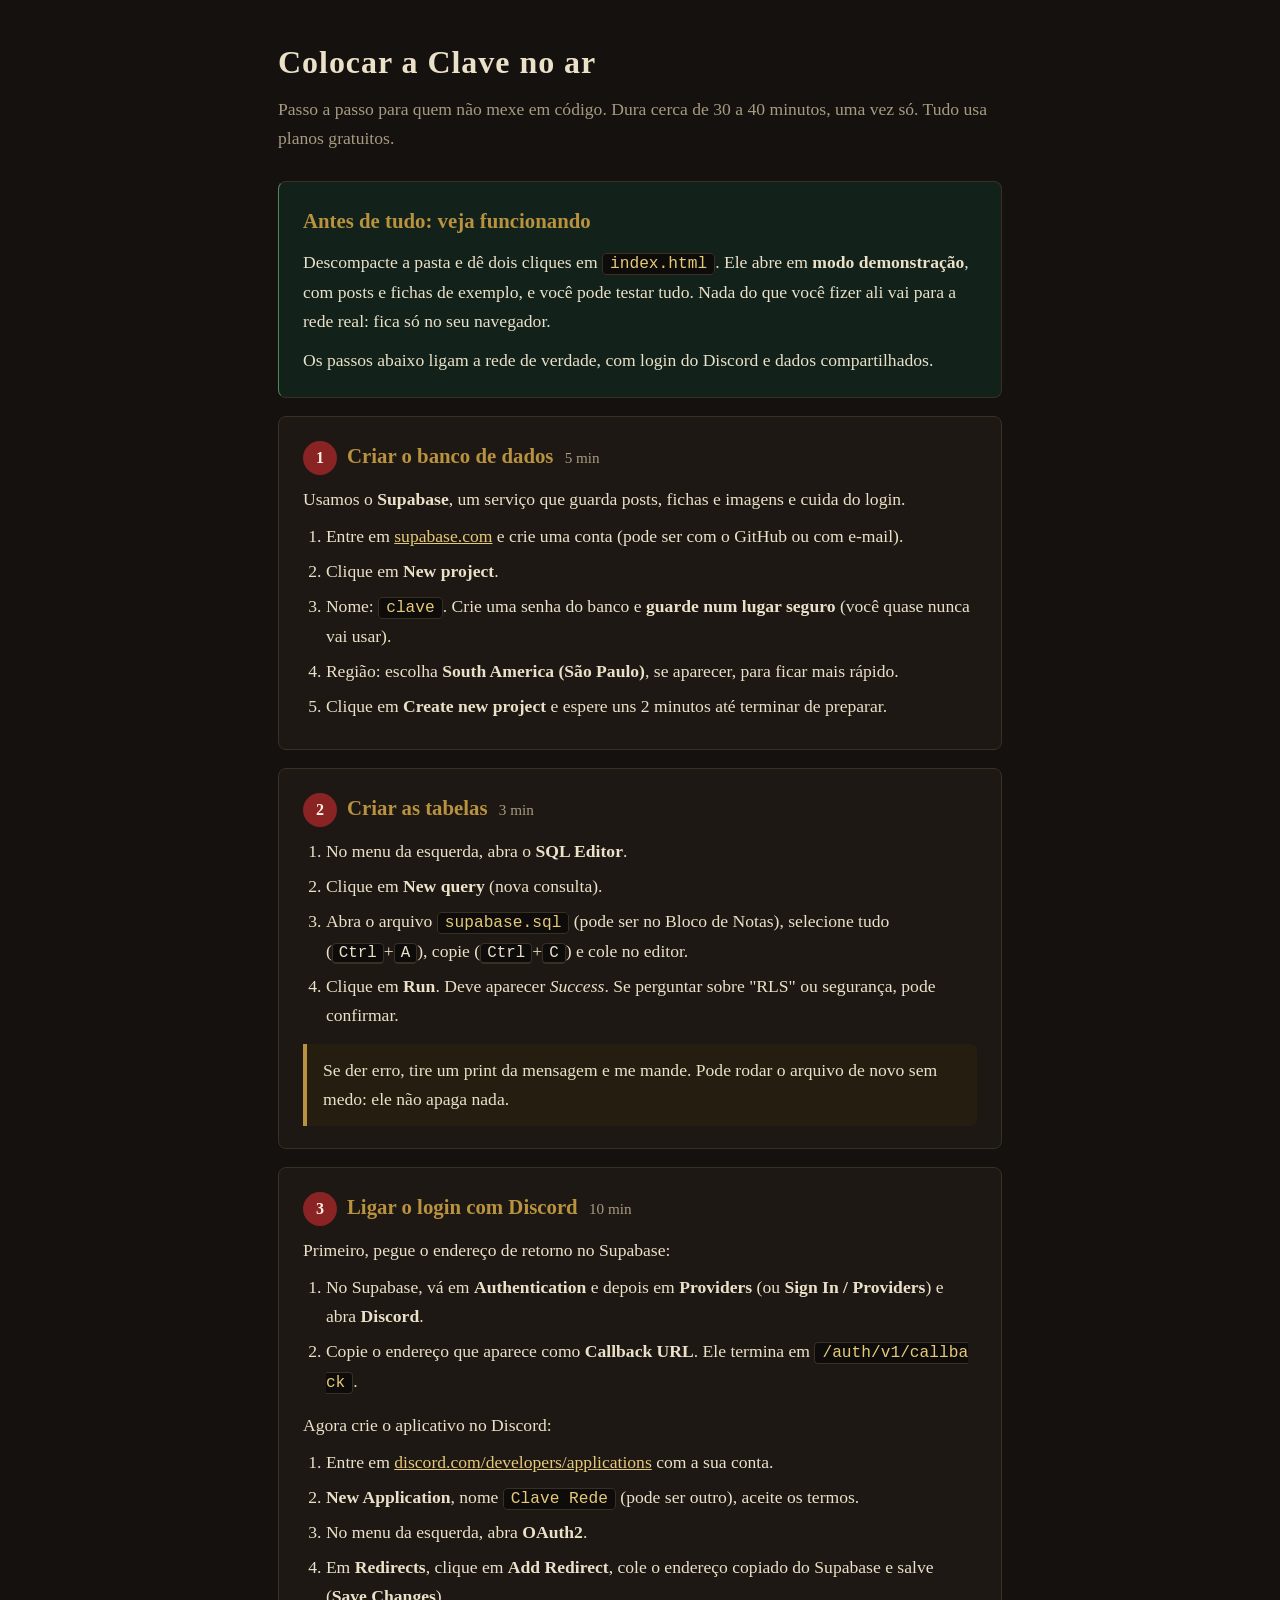
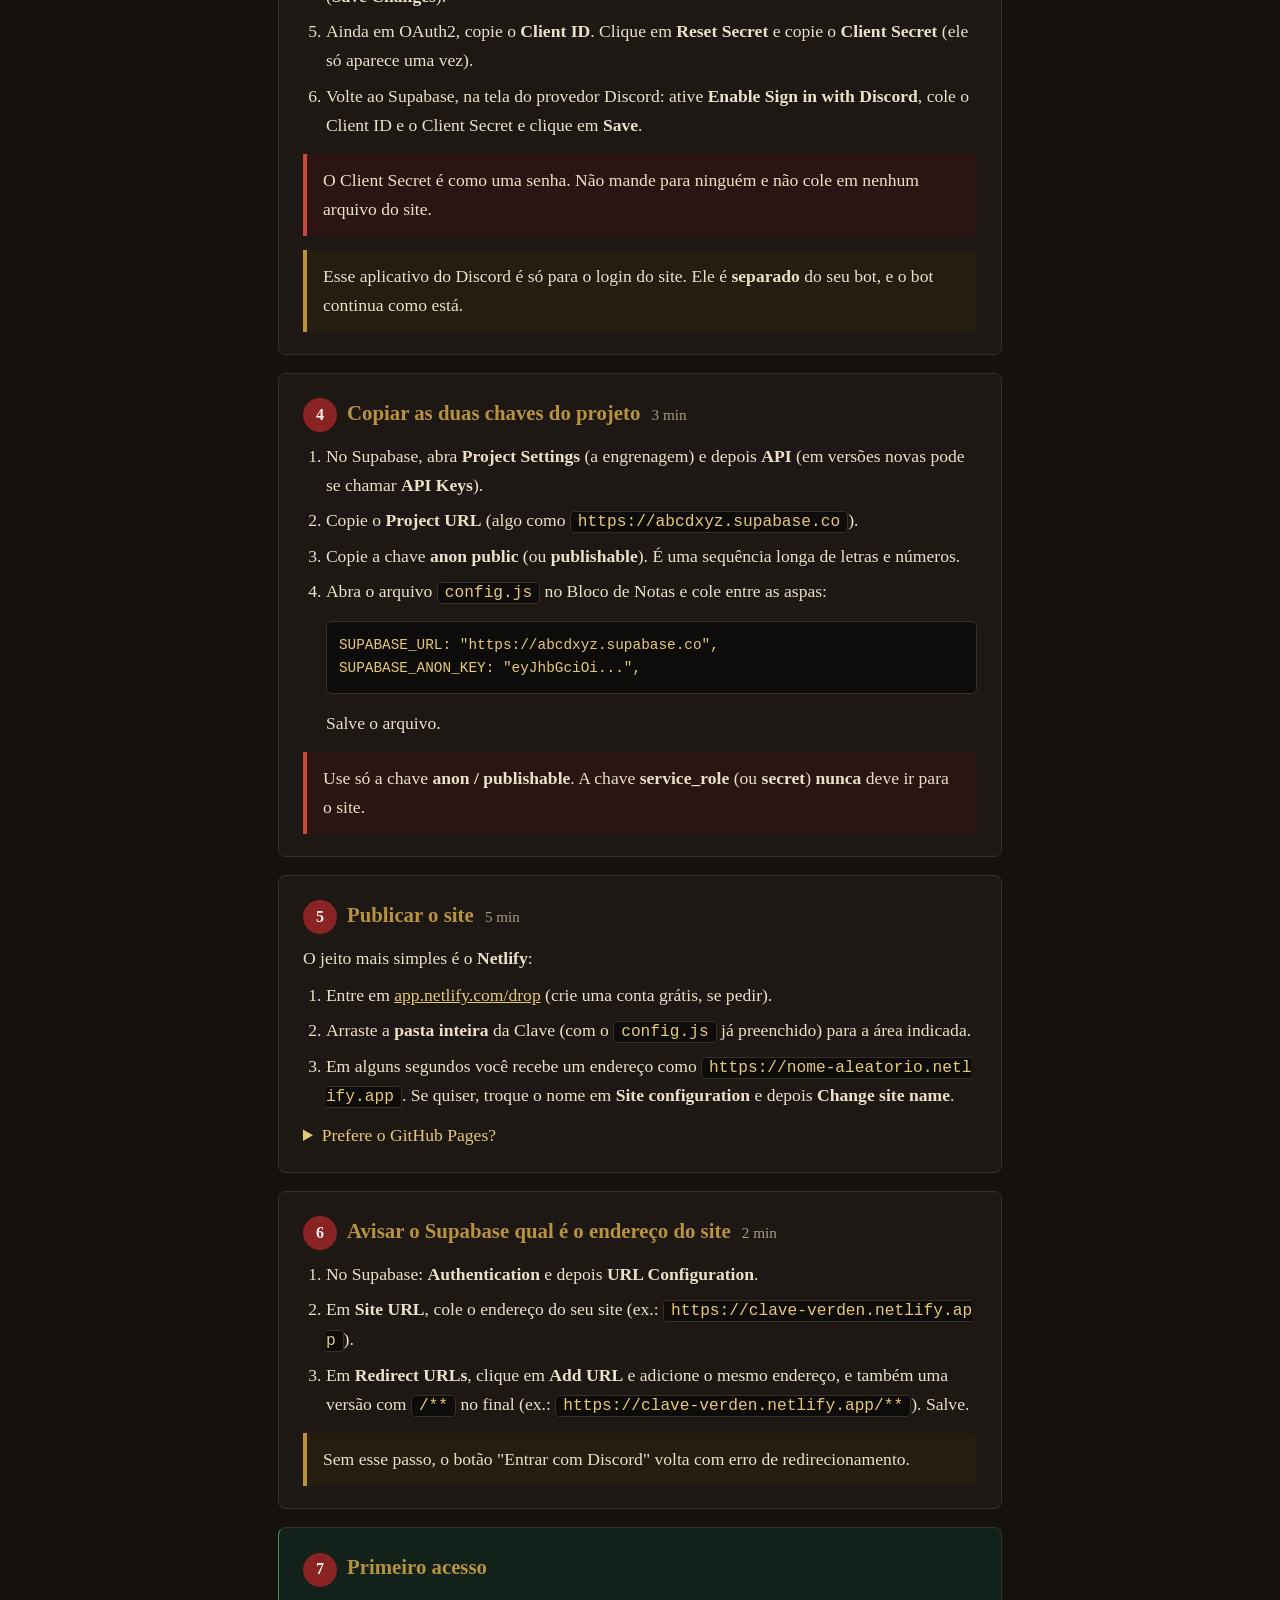
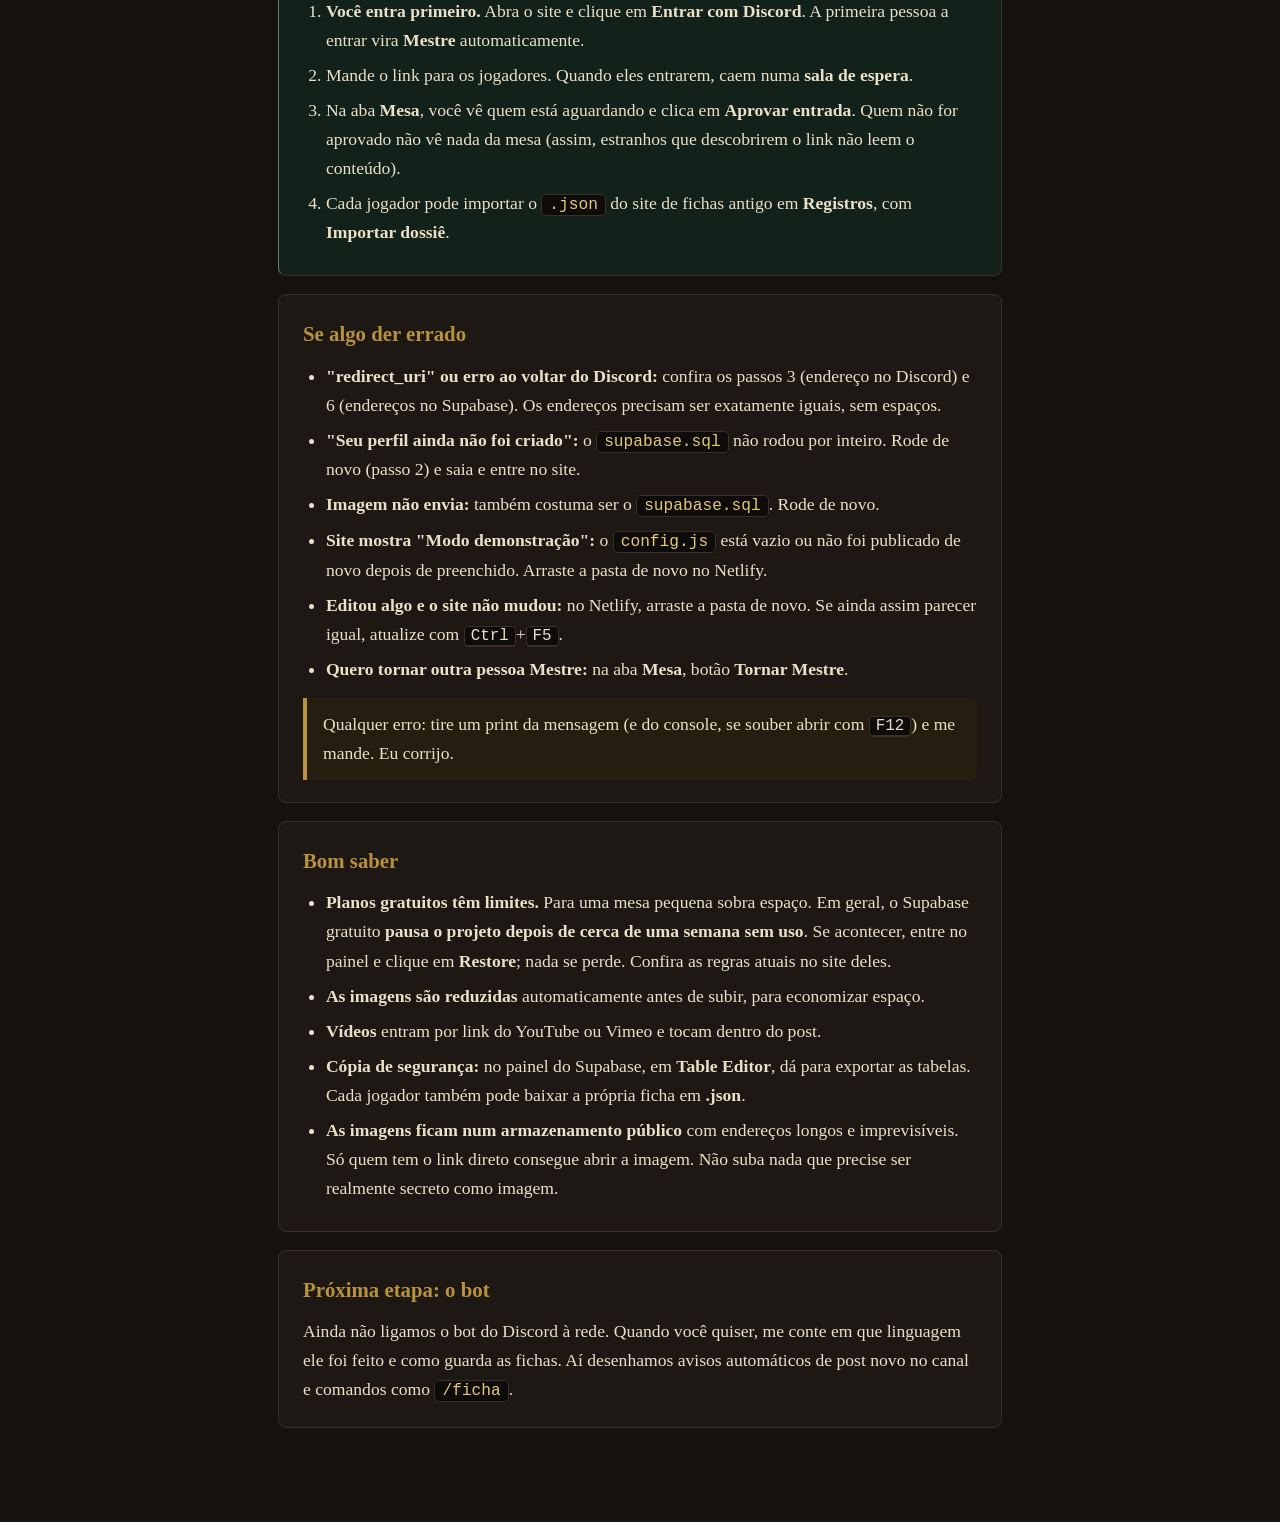
<file: GUIA.html>
<!DOCTYPE html>
<html lang="pt-br">
<head>
<meta charset="UTF-8">
<meta name="viewport" content="width=device-width, initial-scale=1.0">
<title>Guia: colocar a Clave no ar</title>
<style>
    :root { --fundo:#14110e; --papel:#e8dbbc; --tinta:#2b2118; --ouro:#b8923f; --selo:#8a2323; --claro:#ebe0c8; }
    * { box-sizing: border-box; }
    body { margin:0; background:var(--fundo); color:var(--claro); font-family: Georgia, 'Times New Roman', serif; font-size:1.1rem; line-height:1.65; }
    main { max-width: 760px; margin: 0 auto; padding: 36px 18px 90px; }
    h1 { font-size: 2rem; margin: 0 0 6px; letter-spacing:.03em; }
    h2 { font-size: 1.3rem; margin: 0 0 10px; color: var(--ouro); }
    .sub { color:#a89a82; margin: 0 0 28px; }
    .passo { background:#1d1813; border:1px solid #3a2f23; border-radius:8px; padding:22px 24px; margin-bottom:18px; }
    .passo ol, .passo ul { padding-left: 1.3em; margin: 8px 0 0; } .passo li { margin: 6px 0; }
    .num { display:inline-grid; place-items:center; width:34px; height:34px; border-radius:50%; background:var(--selo); color:#fff4e2; margin-right:10px; font-size:1rem; }
    code, .copiar { background:#0e0c0a; border:1px solid #3a2f23; border-radius:4px; padding:1px 7px; font-family: Consolas, monospace; font-size:.92em; color:#e6c978; word-break: break-all; }
    .aviso { border-left:4px solid var(--ouro); background:#251d10; padding:12px 16px; border-radius:0 6px 6px 0; margin-top:14px; }
    .perigo { border-left-color:#c4493f; background:#2a1512; }
    .ok { border-left-color:#4f8a5d; background:#12221a; }
    a { color:#e6c978; }
    .tempo { color:#a89a82; font-size:.95rem; margin-left:6px; font-weight:normal; }
    details { margin-top:10px; } summary { cursor:pointer; color:#e6c978; }
    kbd { background:#0e0c0a; border:1px solid #3a2f23; border-bottom-width:2px; border-radius:4px; padding:0 6px; font-size:.9em; }
</style>
</head>
<body>
<main>
    <h1>Colocar a Clave no ar</h1>
    <p class="sub">Passo a passo para quem não mexe em código. Dura cerca de 30 a 40 minutos, uma vez só. Tudo usa planos gratuitos.</p>

    <div class="passo ok">
        <h2>Antes de tudo: veja funcionando</h2>
        <p style="margin:0">Descompacte a pasta e dê dois cliques em <code>index.html</code>. Ele abre em <b>modo demonstração</b>, com posts e fichas de exemplo, e você pode testar tudo. Nada do que você fizer ali vai para a rede real: fica só no seu navegador.</p>
        <p style="margin:10px 0 0">Os passos abaixo ligam a rede de verdade, com login do Discord e dados compartilhados.</p>
    </div>

    <div class="passo">
        <h2><span class="num">1</span>Criar o banco de dados <span class="tempo">5 min</span></h2>
        <p style="margin:0">Usamos o <b>Supabase</b>, um serviço que guarda posts, fichas e imagens e cuida do login.</p>
        <ol>
            <li>Entre em <a href="https://supabase.com" target="_blank" rel="noopener">supabase.com</a> e crie uma conta (pode ser com o GitHub ou com e-mail).</li>
            <li>Clique em <b>New project</b>.</li>
            <li>Nome: <code>clave</code>. Crie uma senha do banco e <b>guarde num lugar seguro</b> (você quase nunca vai usar).</li>
            <li>Região: escolha <b>South America (São Paulo)</b>, se aparecer, para ficar mais rápido.</li>
            <li>Clique em <b>Create new project</b> e espere uns 2 minutos até terminar de preparar.</li>
        </ol>
    </div>

    <div class="passo">
        <h2><span class="num">2</span>Criar as tabelas <span class="tempo">3 min</span></h2>
        <ol>
            <li>No menu da esquerda, abra o <b>SQL Editor</b>.</li>
            <li>Clique em <b>New query</b> (nova consulta).</li>
            <li>Abra o arquivo <code>supabase.sql</code> (pode ser no Bloco de Notas), selecione tudo (<kbd>Ctrl</kbd>+<kbd>A</kbd>), copie (<kbd>Ctrl</kbd>+<kbd>C</kbd>) e cole no editor.</li>
            <li>Clique em <b>Run</b>. Deve aparecer <i>Success</i>. Se perguntar sobre "RLS" ou segurança, pode confirmar.</li>
        </ol>
        <div class="aviso">Se der erro, tire um print da mensagem e me mande. Pode rodar o arquivo de novo sem medo: ele não apaga nada.</div>
    </div>

    <div class="passo">
        <h2><span class="num">3</span>Ligar o login com Discord <span class="tempo">10 min</span></h2>
        <p style="margin:0">Primeiro, pegue o endereço de retorno no Supabase:</p>
        <ol>
            <li>No Supabase, vá em <b>Authentication</b> e depois em <b>Providers</b> (ou <b>Sign In / Providers</b>) e abra <b>Discord</b>.</li>
            <li>Copie o endereço que aparece como <b>Callback URL</b>. Ele termina em <code>/auth/v1/callback</code>.</li>
        </ol>
        <p style="margin:14px 0 0">Agora crie o aplicativo no Discord:</p>
        <ol>
            <li>Entre em <a href="https://discord.com/developers/applications" target="_blank" rel="noopener">discord.com/developers/applications</a> com a sua conta.</li>
            <li><b>New Application</b>, nome <code>Clave Rede</code> (pode ser outro), aceite os termos.</li>
            <li>No menu da esquerda, abra <b>OAuth2</b>.</li>
            <li>Em <b>Redirects</b>, clique em <b>Add Redirect</b>, cole o endereço copiado do Supabase e salve (<b>Save Changes</b>).</li>
            <li>Ainda em OAuth2, copie o <b>Client ID</b>. Clique em <b>Reset Secret</b> e copie o <b>Client Secret</b> (ele só aparece uma vez).</li>
            <li>Volte ao Supabase, na tela do provedor Discord: ative <b>Enable Sign in with Discord</b>, cole o Client ID e o Client Secret e clique em <b>Save</b>.</li>
        </ol>
        <div class="aviso perigo">O Client Secret é como uma senha. Não mande para ninguém e não cole em nenhum arquivo do site.</div>
        <div class="aviso">Esse aplicativo do Discord é só para o login do site. Ele é <b>separado</b> do seu bot, e o bot continua como está.</div>
    </div>

    <div class="passo">
        <h2><span class="num">4</span>Copiar as duas chaves do projeto <span class="tempo">3 min</span></h2>
        <ol>
            <li>No Supabase, abra <b>Project Settings</b> (a engrenagem) e depois <b>API</b> (em versões novas pode se chamar <b>API Keys</b>).</li>
            <li>Copie o <b>Project URL</b> (algo como <code>https://abcdxyz.supabase.co</code>).</li>
            <li>Copie a chave <b>anon public</b> (ou <b>publishable</b>). É uma sequência longa de letras e números.</li>
            <li>Abra o arquivo <code>config.js</code> no Bloco de Notas e cole entre as aspas:
                <pre style="background:#0e0c0a;border:1px solid #3a2f23;border-radius:6px;padding:12px;overflow:auto;font-size:.9rem;color:#e6c978">SUPABASE_URL: "https://abcdxyz.supabase.co",
SUPABASE_ANON_KEY: "eyJhbGciOi...",</pre>
                Salve o arquivo.</li>
        </ol>
        <div class="aviso perigo">Use só a chave <b>anon / publishable</b>. A chave <b>service_role</b> (ou <b>secret</b>) <b>nunca</b> deve ir para o site.</div>
    </div>

    <div class="passo">
        <h2><span class="num">5</span>Publicar o site <span class="tempo">5 min</span></h2>
        <p style="margin:0">O jeito mais simples é o <b>Netlify</b>:</p>
        <ol>
            <li>Entre em <a href="https://app.netlify.com/drop" target="_blank" rel="noopener">app.netlify.com/drop</a> (crie uma conta grátis, se pedir).</li>
            <li>Arraste a <b>pasta inteira</b> da Clave (com o <code>config.js</code> já preenchido) para a área indicada.</li>
            <li>Em alguns segundos você recebe um endereço como <code>https://nome-aleatorio.netlify.app</code>. Se quiser, troque o nome em <b>Site configuration</b> e depois <b>Change site name</b>.</li>
        </ol>
        <details><summary>Prefere o GitHub Pages?</summary>
            <p>Também funciona: crie um repositório público, envie todos os arquivos da pasta e ative o <b>Pages</b> em <b>Settings</b> e <b>Pages</b>. O endereço será <code>https://seunome.github.io/repositorio</code>. Atenção: como o repositório é público, o <code>config.js</code> ficará visível. Isso é seguro com a chave <i>anon</i>, mas nunca coloque a chave secreta.</p></details>
    </div>

    <div class="passo">
        <h2><span class="num">6</span>Avisar o Supabase qual é o endereço do site <span class="tempo">2 min</span></h2>
        <ol>
            <li>No Supabase: <b>Authentication</b> e depois <b>URL Configuration</b>.</li>
            <li>Em <b>Site URL</b>, cole o endereço do seu site (ex.: <code>https://clave-verden.netlify.app</code>).</li>
            <li>Em <b>Redirect URLs</b>, clique em <b>Add URL</b> e adicione o mesmo endereço, e também uma versão com <code>/**</code> no final (ex.: <code>https://clave-verden.netlify.app/**</code>). Salve.</li>
        </ol>
        <div class="aviso">Sem esse passo, o botão "Entrar com Discord" volta com erro de redirecionamento.</div>
    </div>

    <div class="passo ok">
        <h2><span class="num">7</span>Primeiro acesso</h2>
        <ol>
            <li><b>Você entra primeiro.</b> Abra o site e clique em <b>Entrar com Discord</b>. A primeira pessoa a entrar vira <b>Mestre</b> automaticamente.</li>
            <li>Mande o link para os jogadores. Quando eles entrarem, caem numa <b>sala de espera</b>.</li>
            <li>Na aba <b>Mesa</b>, você vê quem está aguardando e clica em <b>Aprovar entrada</b>. Quem não for aprovado não vê nada da mesa (assim, estranhos que descobrirem o link não leem o conteúdo).</li>
            <li>Cada jogador pode importar o <code>.json</code> do site de fichas antigo em <b>Registros</b>, com <b>Importar dossiê</b>.</li>
        </ol>
    </div>

    <div class="passo">
        <h2>Se algo der errado</h2>
        <ul>
            <li><b>"redirect_uri" ou erro ao voltar do Discord:</b> confira os passos 3 (endereço no Discord) e 6 (endereços no Supabase). Os endereços precisam ser exatamente iguais, sem espaços.</li>
            <li><b>"Seu perfil ainda não foi criado":</b> o <code>supabase.sql</code> não rodou por inteiro. Rode de novo (passo 2) e saia e entre no site.</li>
            <li><b>Imagem não envia:</b> também costuma ser o <code>supabase.sql</code>. Rode de novo.</li>
            <li><b>Site mostra "Modo demonstração":</b> o <code>config.js</code> está vazio ou não foi publicado de novo depois de preenchido. Arraste a pasta de novo no Netlify.</li>
            <li><b>Editou algo e o site não mudou:</b> no Netlify, arraste a pasta de novo. Se ainda assim parecer igual, atualize com <kbd>Ctrl</kbd>+<kbd>F5</kbd>.</li>
            <li><b>Quero tornar outra pessoa Mestre:</b> na aba <b>Mesa</b>, botão <b>Tornar Mestre</b>.</li>
        </ul>
        <div class="aviso">Qualquer erro: tire um print da mensagem (e do console, se souber abrir com <kbd>F12</kbd>) e me mande. Eu corrijo.</div>
    </div>

    <div class="passo">
        <h2>Bom saber</h2>
        <ul>
            <li><b>Planos gratuitos têm limites.</b> Para uma mesa pequena sobra espaço. Em geral, o Supabase gratuito <b>pausa o projeto depois de cerca de uma semana sem uso</b>. Se acontecer, entre no painel e clique em <b>Restore</b>; nada se perde. Confira as regras atuais no site deles.</li>
            <li><b>As imagens são reduzidas</b> automaticamente antes de subir, para economizar espaço.</li>
            <li><b>Vídeos</b> entram por link do YouTube ou Vimeo e tocam dentro do post.</li>
            <li><b>Cópia de segurança:</b> no painel do Supabase, em <b>Table Editor</b>, dá para exportar as tabelas. Cada jogador também pode baixar a própria ficha em <b>.json</b>.</li>
            <li><b>As imagens ficam num armazenamento público</b> com endereços longos e imprevisíveis. Só quem tem o link direto consegue abrir a imagem. Não suba nada que precise ser realmente secreto como imagem.</li>
        </ul>
    </div>

    <div class="passo">
        <h2>Próxima etapa: o bot</h2>
        <p style="margin:0">Ainda não ligamos o bot do Discord à rede. Quando você quiser, me conte em que linguagem ele foi feito e como guarda as fichas. Aí desenhamos avisos automáticos de post novo no canal e comandos como <code>/ficha</code>.</p>
    </div>
</main>
</body>
</html>
</file>
